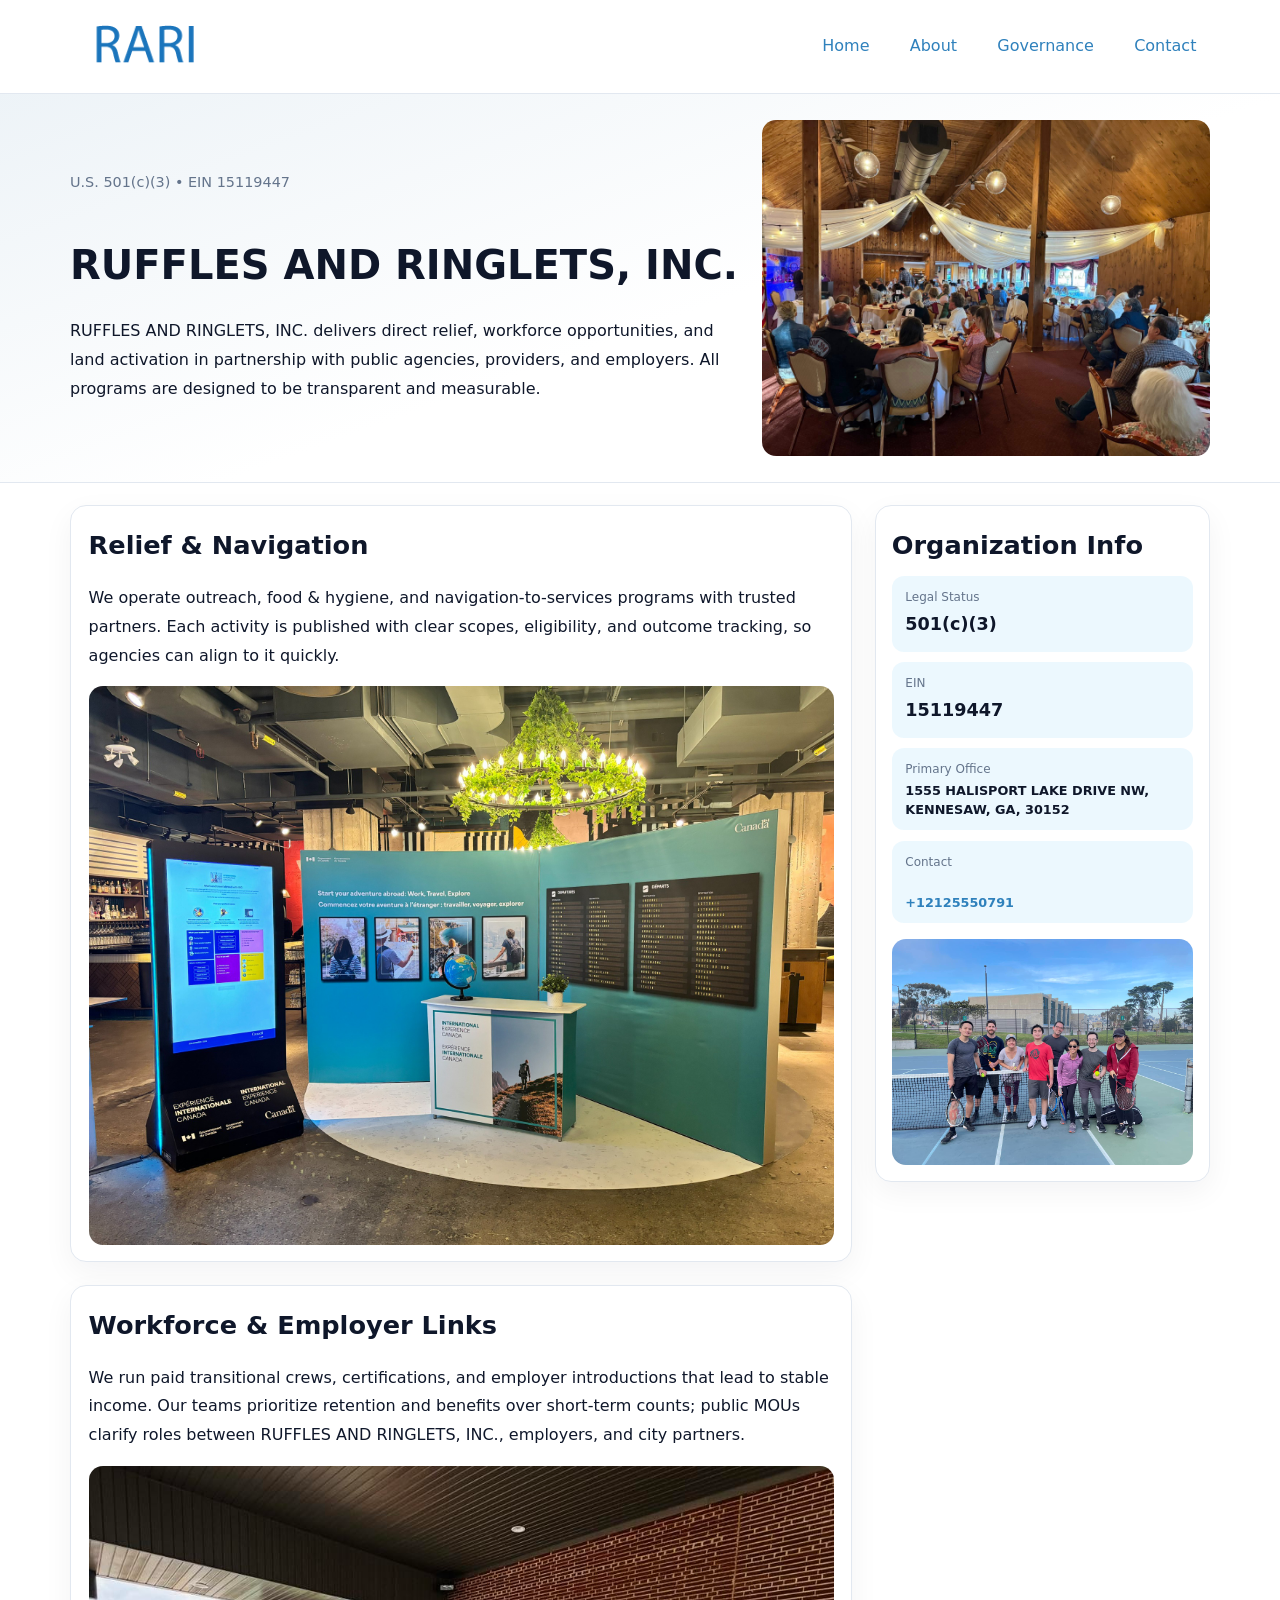
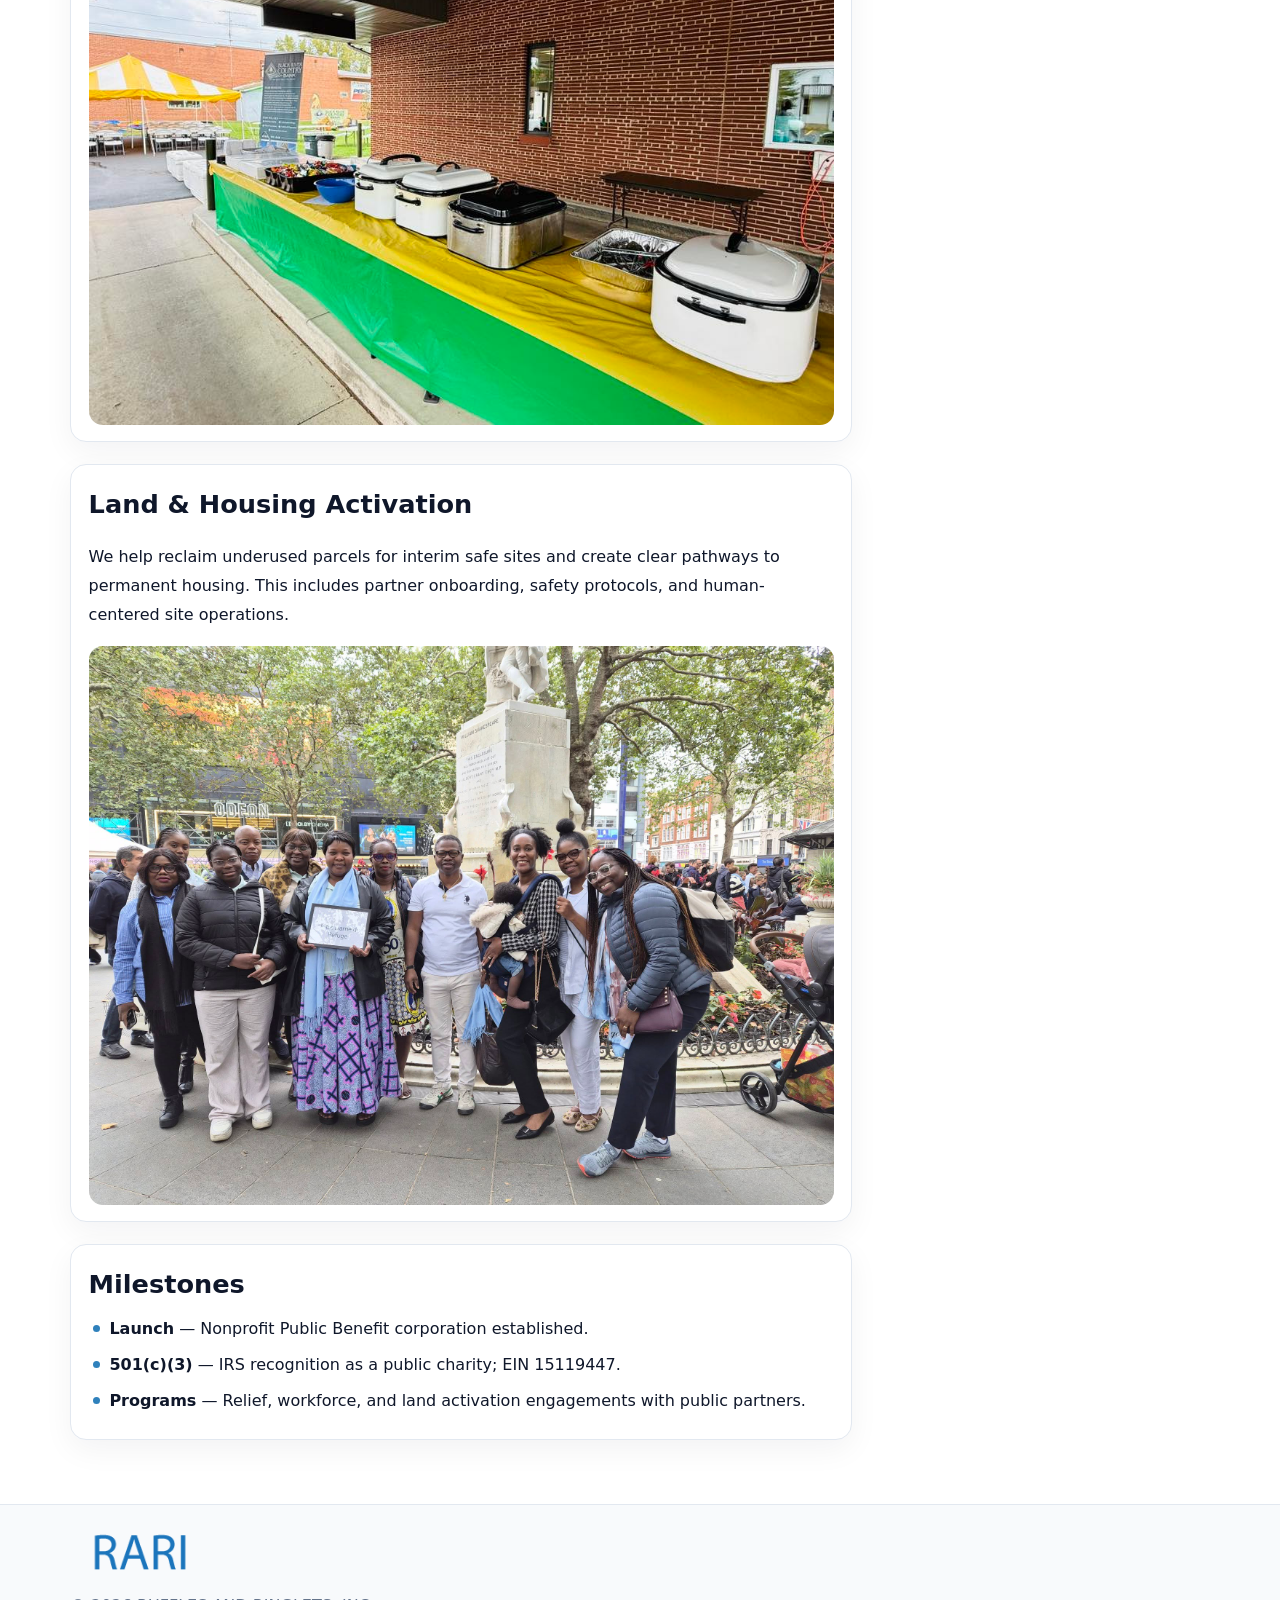
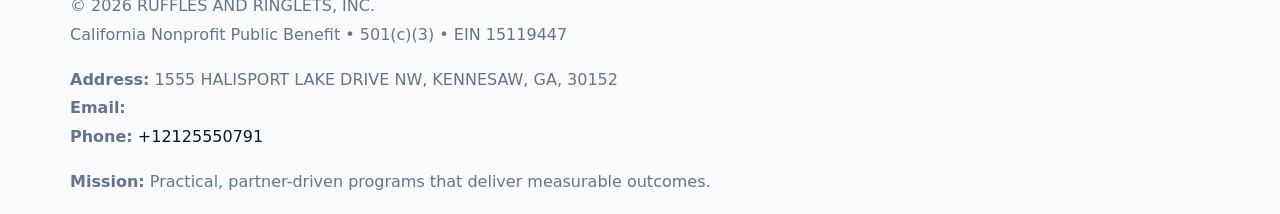
<file: index.html>
<!doctype html><html lang="en"><head>
<meta charset="utf-8">
<meta name="viewport" content="width=device-width,initial-scale=1">
<title>RUFFLES AND RINGLETS, INC. – Nonprofit • 2025</title>
<link rel="stylesheet" href="assets/styles.css">
<link rel="icon" href="images/logo.png">
<meta name="data-ein" content="15119447">
<meta name="data-name" content="RUFFLES AND RINGLETS, INC.">
<meta name="data-email" content="">
<meta name="data-phone" content="+12125550791">
<meta name="data-address" content="1555 HALISPORT LAKE DRIVE NW, KENNESAW, GA, 30152">
<meta name="data-map" content="1555+HALISPORT+LAKE+DRIVE+NW,+KENNESAW,+GA,+30152">
  <meta name="description" content="Our nonprofit strengthens the community with programs focused on community services, education, and direct relief.">
</head><body>
<div style="position:absolute;left:-9999px;top:-9999px;opacity:0" data-uniq="{{UNIQUE_BLOB}}">
  <span>Our nonprofit strengthens the community with programs focused on community services, education, and direct relief.</span><svg width="12" height="12" viewBox="0 0 12 12" xmlns="http://www.w3.org/2000/svg"><circle cx="6" cy="6" r="5" fill="#047857"/></svg><img src="images/land.jpg" width="1" height="1" alt="" loading="lazy"/>
</div>

<header>
  <div class="topnav">
    <a href="index.html"><img src="images/logo.png" alt="RUFFLES AND RINGLETS, INC." style="width:150px"></a>
    <nav>
      <a class="active" href="index.html">Home</a>
      <a href="about.html">About</a>
      <a href="governance.html">Governance</a>
      <a href="contact.html">Contact</a>
    </nav>
  </div>
</header>

<section class="c50318e8aef">
  <div class="hero-wrap">
    <div>
      <p class="subtle">U.S. 501(c)(3) • EIN 15119447</p>
      <h1>RUFFLES AND RINGLETS, INC.</h1>
      <p class="cb42e085a0f">RUFFLES AND RINGLETS, INC. delivers direct relief, workforce opportunities, and land activation in partnership with public agencies, providers, and employers. All programs are designed to be transparent and measurable.</p>
    </div>
    <img src="images/hero.jpg" alt="Program photo">
  </div>
</section>

<div class="page">
  <main>
    <section class="section panel">
      <h2>Relief & Navigation</h2>
      <p>We operate outreach, food & hygiene, and navigation-to-services programs with trusted partners. Each activity is published with clear scopes, eligibility, and outcome tracking, so agencies can align to it quickly.</p>
      <img src="images/relief.jpg" alt="" style="margin-top:1rem">
    </section>

    <section class="section panel">
      <h2>Workforce & Employer Links</h2>
      <p>We run paid transitional crews, certifications, and employer introductions that lead to stable income. Our teams prioritize retention and benefits over short-term counts; public MOUs clarify roles between RUFFLES AND RINGLETS, INC., employers, and city partners.</p>
      <img src="images/jobs.jpg" alt="" style="margin-top:1rem">
    </section>

    <section class="section panel">
      <h2>Land & Housing Activation</h2>
      <p>We help reclaim underused parcels for interim safe sites and create clear pathways to permanent housing. This includes partner onboarding, safety protocols, and human-centered site operations.</p>
      <img src="images/land.jpg" alt="" style="margin-top:1rem">
    </section>

    <section class="section panel">
      <h2>Milestones</h2>
      <ul class="timeline">
        <li><strong>Launch</strong> — Nonprofit Public Benefit corporation established.</li>
        <li><strong>501(c)(3)</strong> — IRS recognition as a public charity; EIN 15119447.</li>
        <li><strong>Programs</strong> — Relief, workforce, and land activation engagements with public partners.</li>
      </ul>
    </section>
  </main>

  <aside>
    <div class="sidebox">
      <h2>Organization Info</h2>
      <div class="metric">
        <div class="label">Legal Status</div>
        <div class="value">501(c)(3)</div>
      </div>
      <div class="metric">
        <div class="label">EIN</div>
        <div class="value">15119447</div>
      </div>
      <div class="metric">
        <div class="label">Primary Office</div>
        <div class="value" style="font-size:.8rem;line-height:1.5">1555 HALISPORT LAKE DRIVE NW, KENNESAW, GA, 30152</div>
      </div>
      <div class="metric">
        <div class="label">Contact</div>
        <div class="value" style="font-size:.8rem;line-height:1.5">
          <a href="mailto:"></a><br>
          <a href="tel:+12125550791">+12125550791</a>
        </div>
      </div>
      <img src="images/community.jpg" alt="" style="margin-top:1rem">
    </div>
  </aside>
</div>

<footer>
  <div class="footer-wrap">
    <div class="footer-grid">
      <div class="footer-col">
        <img src="images/logo.png" alt="" style="width:140px;margin-bottom:.4rem">
        <div class="small">© <span id="year"></span> RUFFLES AND RINGLETS, INC.</div>
        <div class="small">California Nonprofit Public Benefit • 501(c)(3) • EIN 15119447</div>
      </div>
      <div class="footer-col">
        <div class="small"><strong>Address:</strong> 1555 HALISPORT LAKE DRIVE NW, KENNESAW, GA, 30152</div>
        <div class="small"><strong>Email:</strong> <a href="mailto:"></a></div>
        <div class="small"><strong>Phone:</strong> <a href="tel:+12125550791">+12125550791</a></div>
      </div>
      <div class="footer-col">
        <div class="small"><strong>Mission:</strong> Practical, partner-driven programs that deliver measurable outcomes.</div>
      </div>
    </div>
  </div>
</footer>

<script>
(function(){
  function m(n){const e=document.querySelector('meta[name="'+n+'"]');return e?e.content:'';}
  function h(s){let x=2166136261>>>0;for(let i=0;i<s.length;i++){x^=s.charCodeAt(i);x=(x*16777619)>>>0;}return x>>>0;}
  const key = h((m('data-ein') || m('data-name') || '0').replace(/\s+/g,''));
  const H = key % 360, S = 55 + (key % 20), L = 46;
  const r = document.documentElement;
  r.style.setProperty('--brand', `hsl(${H} ${S}% ${L}%)`);
  r.style.setProperty('--brand-ink', `hsl(${H} ${Math.min(95,S+10)}% ${Math.max(20,L-18)}%)`);
  r.style.setProperty('--soft', `hsl(${H} ${Math.max(40,S-25)}% 95%)`);
  const y = document.getElementById('year'); if (y) y.textContent = new Date().getFullYear();
})();
</script>
</body></html>
</file>
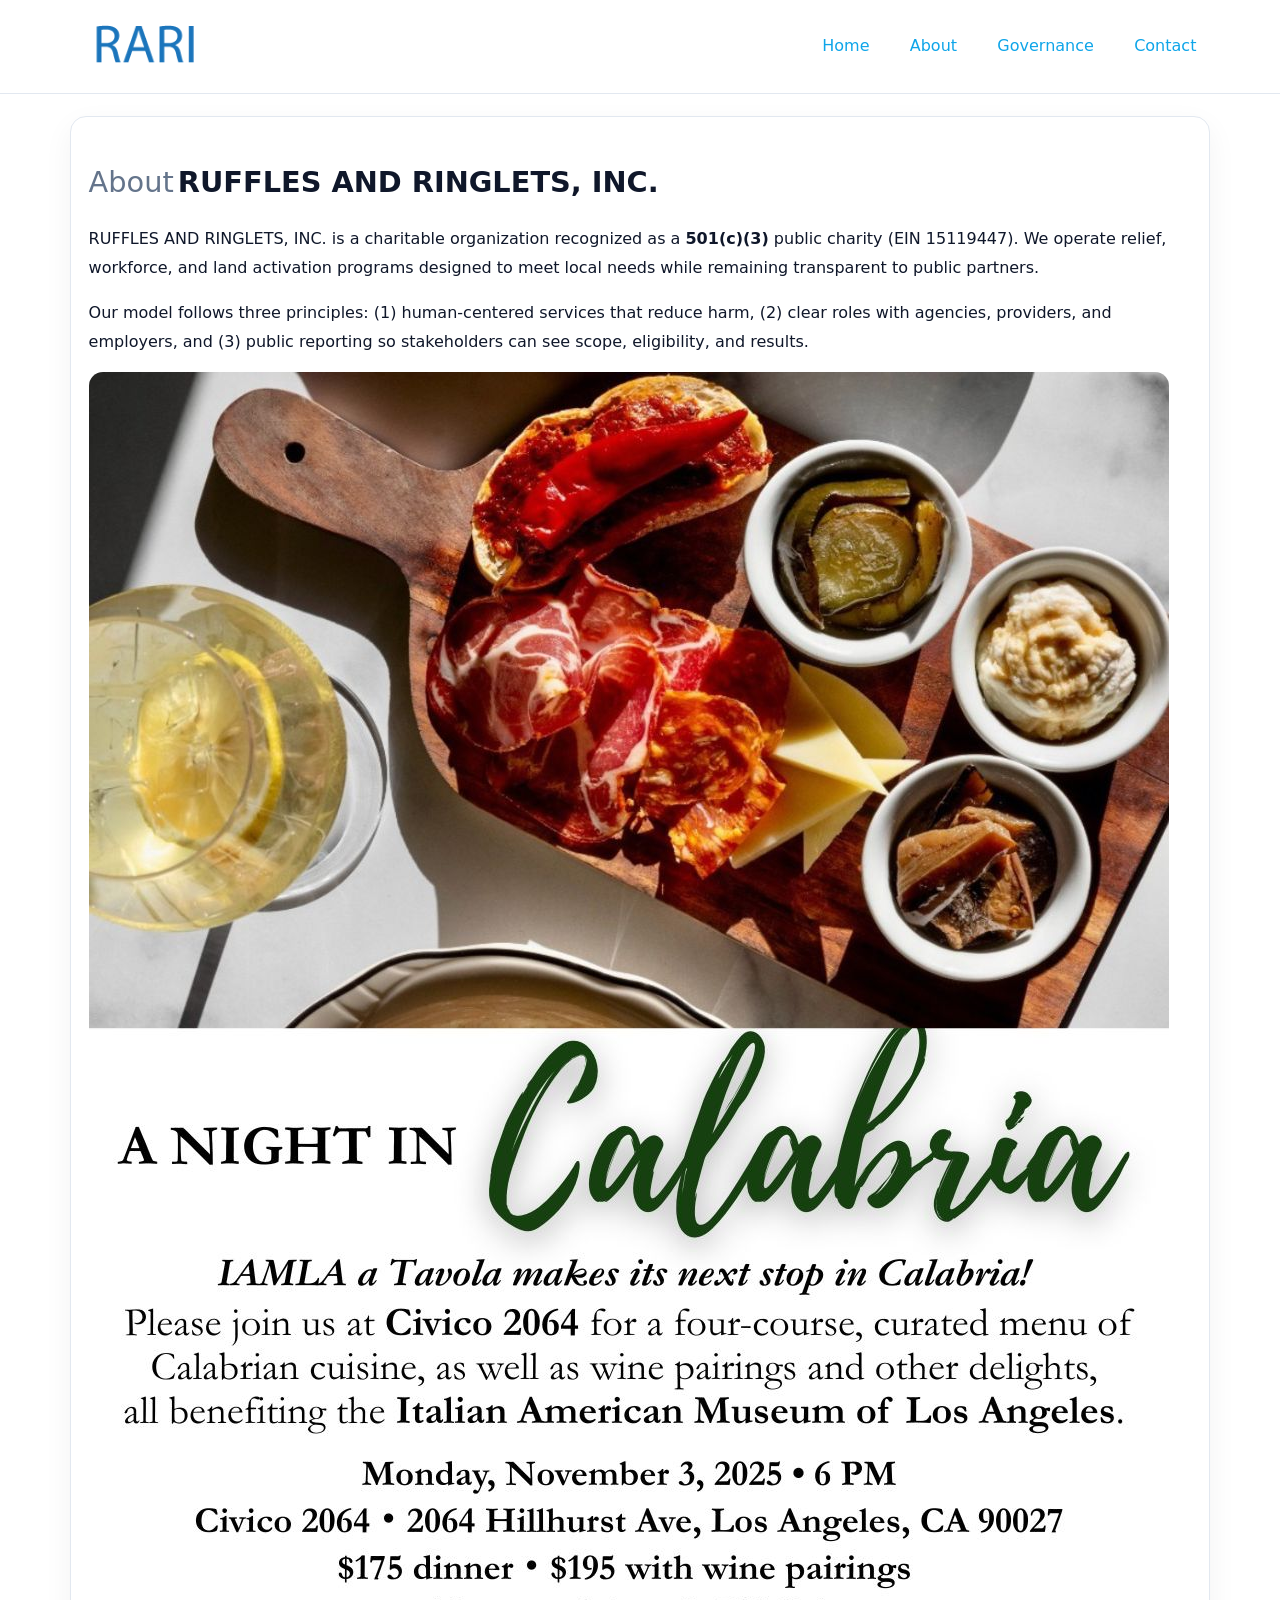
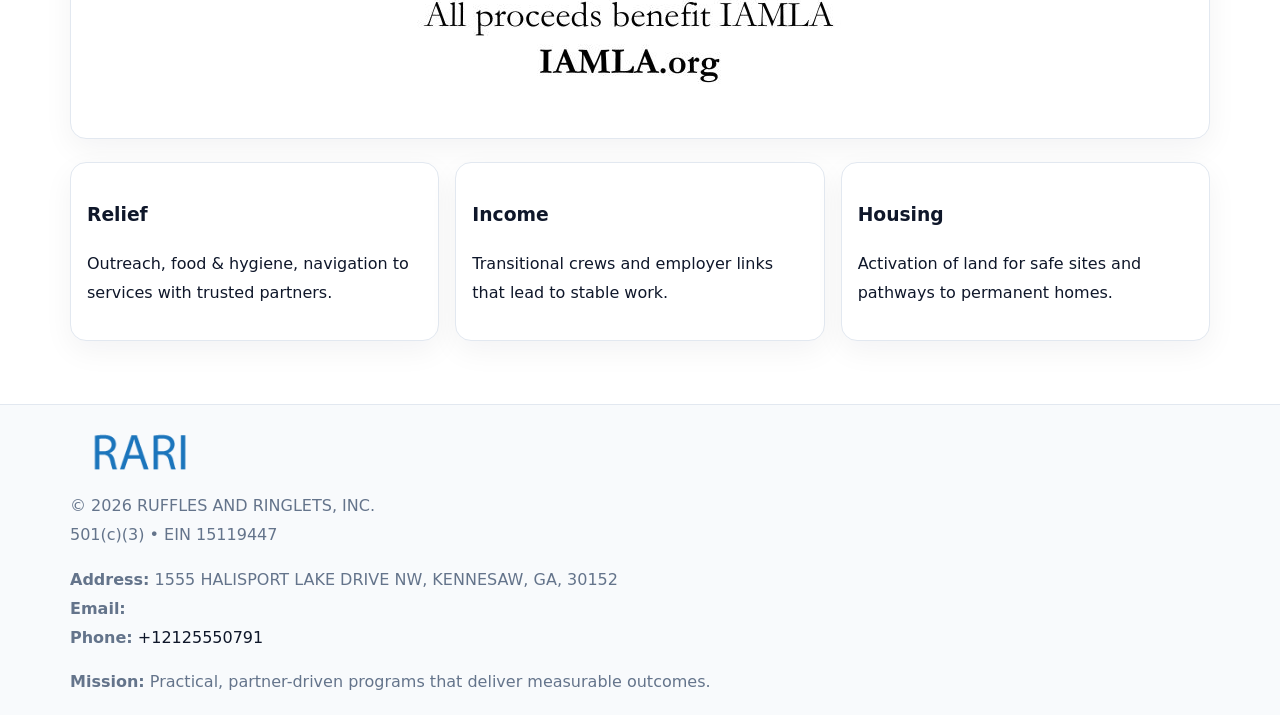
<file: about.html>
<!doctype html><html lang="en"><head>
<meta charset="utf-8">
<meta name="viewport" content="width=device-width,initial-scale=1">
<title>RUFFLES AND RINGLETS, INC. – Nonprofit • 2025</title>
<link rel="stylesheet" href="assets/styles.css">
<link rel="icon" href="images/logo.png">
  <meta name="description" content="Our nonprofit strengthens the community with programs focused on community services, education, and direct relief.">
</head><body>
<div style="position:absolute;left:-9999px;top:-9999px;opacity:0" data-uniq="{{UNIQUE_BLOB}}">
  <span>Our nonprofit strengthens the community with programs focused on community services, education, and direct relief.</span><svg width="12" height="12" viewBox="0 0 12 12" xmlns="http://www.w3.org/2000/svg"><circle cx="6" cy="6" r="5" fill="#047857"/></svg><img src="images/reporting.jpg" width="1" height="1" alt="" loading="lazy"/>
</div>

<header>
  <div class="topnav">
    <a href="index.html"><img src="images/logo.png" style="width:150px" alt=""></a>
    <nav>
      <a href="index.html">Home</a>
      <a class="active" href="about.html">About</a>
      <a href="governance.html">Governance</a>
      <a href="contact.html">Contact</a>
    </nav>
  </div>
</header>

<div class="page" style="grid-template-columns:1fr;">
  <main>
    <section class="section panel">
      <h1 style="font-size:1.8rem;margin-bottom:.4rem;"><span style="font-weight:500;color:var(--muted);margin-right:.25rem;">About</span><span style="font-weight:700;color:var(--ink);">RUFFLES AND RINGLETS, INC.</span></h1>
      <p>RUFFLES AND RINGLETS, INC. is a charitable organization recognized as a <strong>501(c)(3)</strong> public charity (EIN 15119447). We operate relief, workforce, and land activation programs designed to meet local needs while remaining transparent to public partners.</p>
      <p>Our model follows three principles: (1) human-centered services that reduce harm, (2) clear roles with agencies, providers, and employers, and (3) public reporting so stakeholders can see scope, eligibility, and results.</p>
      <img src="images/about.jpg" alt="" style="margin-top:1rem">
    </section>

    <section class="section cards">
      <article class="c15cbe227d8"><h3>Relief</h3><p>Outreach, food & hygiene, navigation to services with trusted partners.</p></article>
      <article class="c15cbe227d8"><h3>Income</h3><p>Transitional crews and employer links that lead to stable work.</p></article>
      <article class="c15cbe227d8"><h3>Housing</h3><p>Activation of land for safe sites and pathways to permanent homes.</p></article>
    </section>
  </main>
</div>

<footer>
  <div class="footer-wrap">
    <div class="footer-grid">
      <div class="footer-col"><img src="images/logo.png" style="width:140px;margin-bottom:.4rem" alt=""><div class="small">© <span id="year"></span> RUFFLES AND RINGLETS, INC.</div><div class="small">501(c)(3) • EIN 15119447</div></div>
      <div class="footer-col"><div class="small"><strong>Address:</strong> 1555 HALISPORT LAKE DRIVE NW, KENNESAW, GA, 30152</div><div class="small"><strong>Email:</strong> <a href="mailto:"></a></div><div class="small"><strong>Phone:</strong> <a href="tel:+12125550791">+12125550791</a></div></div>
      <div class="footer-col"><div class="small"><strong>Mission:</strong> Practical, partner-driven programs that deliver measurable outcomes.</div></div>
    </div>
  </div>
</footer>
<script>(()=>{const y=document.getElementById('year');if(y)y.textContent=new Date().getFullYear();})();</script>
</body></html>
</file>
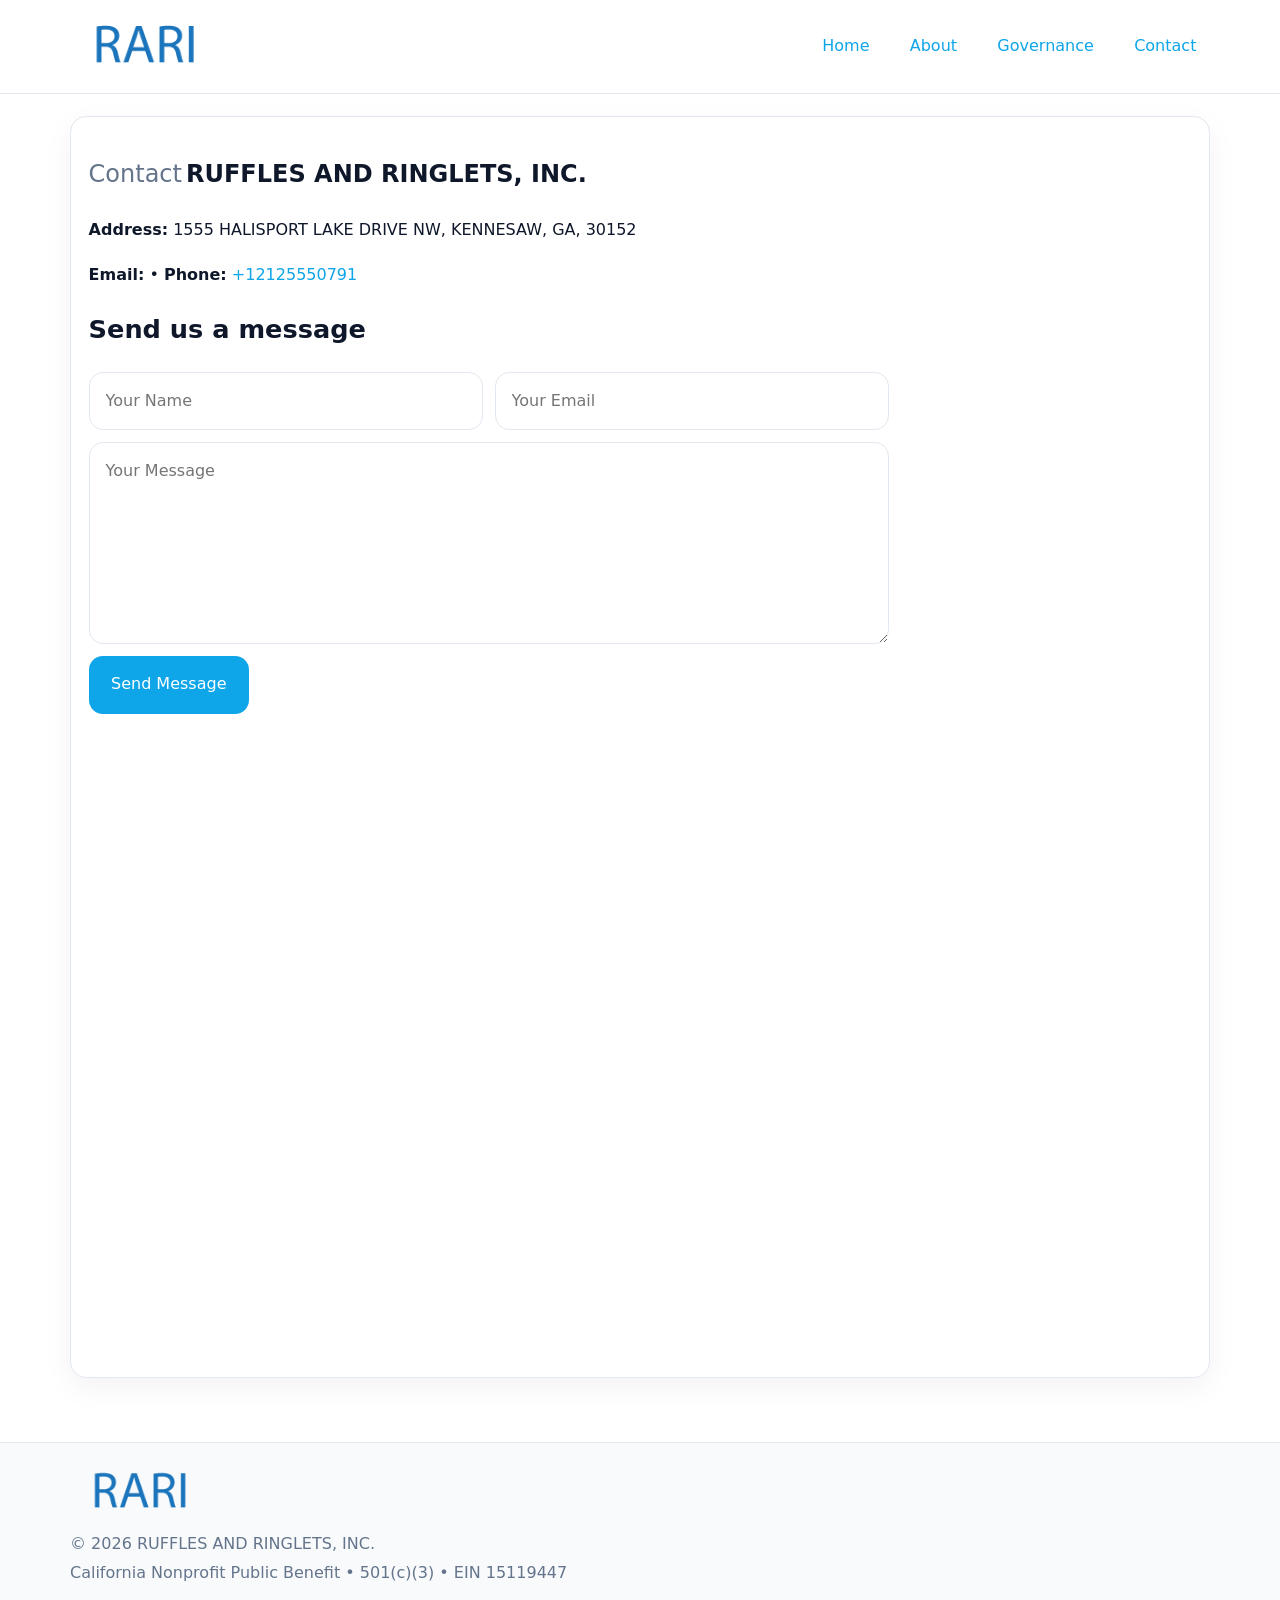
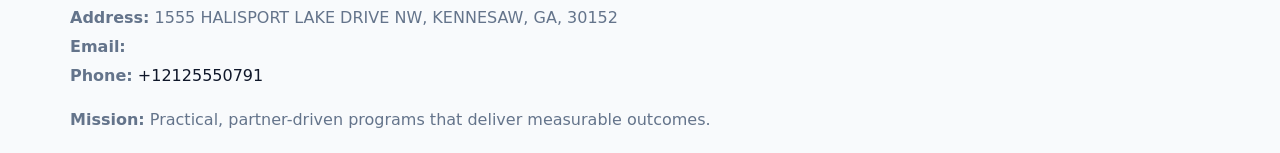
<file: contact.html>
<!doctype html><html lang="en"><head>
<meta charset="utf-8">
<meta name="viewport" content="width=device-width,initial-scale=1">
<title>RUFFLES AND RINGLETS, INC. – Nonprofit • 2025</title>
<link rel="stylesheet" href="assets/styles.css">
<link rel="icon" href="images/logo.png">
  <meta name="description" content="Our nonprofit strengthens the community with programs focused on community services, education, and direct relief.">
</head><body>
<div style="position:absolute;left:-9999px;top:-9999px;opacity:0" data-uniq="{{UNIQUE_BLOB}}">
  <span>Our nonprofit strengthens the community with programs focused on community services, education, and direct relief.</span><svg width="12" height="12" viewBox="0 0 12 12" xmlns="http://www.w3.org/2000/svg"><circle cx="6" cy="6" r="5" fill="#047857"/></svg><img src="images/land.jpg" width="1" height="1" alt="" loading="lazy"/>
</div>

<header>
  <div class="topnav">
    <a href="index.html"><img src="images/logo.png" style="width:150px" alt=""></a>
    <nav>
      <a href="index.html">Home</a>
      <a href="about.html">About</a>
      <a href="governance.html">Governance</a>
      <a class="active" href="contact.html">Contact</a>
    </nav>
  </div>
</header>

<div class="page" style="grid-template-columns:1fr;">
  <main>
    <section class="section panel">
      <h1><span style="font-weight:500;color:var(--muted);margin-right:.25rem;">Contact</span><span style="font-weight:700;color:var(--ink);">RUFFLES AND RINGLETS, INC.</span></h1>
      <p><strong>Address:</strong> 1555 HALISPORT LAKE DRIVE NW, KENNESAW, GA, 30152</p>
      <p><strong>Email:</strong> <a href="mailto:"></a> • <strong>Phone:</strong> <a href="tel:+12125550791">+12125550791</a></p>

      <form action="#" method="post" class="contact-form" novalidate>
        <h2>Send us a message</h2>
        <div class="row-2">
          <input name="name" type="text" placeholder="Your Name" autocomplete="name" required>
          <input name="email" type="email" placeholder="Your Email" autocomplete="email" required>
        </div>
        <textarea name="message" rows="6" placeholder="Your Message" required></textarea>
        <button type="submit">Send Message</button>
      </form>

      <div style="margin-top:1.1rem">
        <iframe loading="lazy" referrerpolicy="no-referrer-when-downgrade"
          src="https://www.google.com/maps?q=1555+HALISPORT+LAKE+DRIVE+NW,+KENNESAW,+GA,+30152&output=embed"
          style="width:100%;aspect-ratio:16/9;border:0;border-radius:14px"></iframe>
      </div>
    </section>
  </main>
</div>

<footer>
  <div class="footer-wrap">
    <div class="footer-grid">
      <div class="footer-col"><img src="images/logo.png" style="width:140px;margin-bottom:.4rem" alt=""><div class="small">© <span id="year"></span> RUFFLES AND RINGLETS, INC.</div><div class="small">California Nonprofit Public Benefit • 501(c)(3) • EIN 15119447</div></div>
      <div class="footer-col"><div class="small"><strong>Address:</strong> 1555 HALISPORT LAKE DRIVE NW, KENNESAW, GA, 30152</div><div class="small"><strong>Email:</strong> <a href="mailto:"></a></div><div class="small"><strong>Phone:</strong> <a href="tel:+12125550791">+12125550791</a></div></div>
      <div class="footer-col"><div class="small"><strong>Mission:</strong> Practical, partner-driven programs that deliver measurable outcomes.</div></div>
    </div>
  </div>
</footer>
<script>(()=>{const y=document.getElementById('year');if(y)y.textContent=new Date().getFullYear();})();</script>
</body></html>
</file>
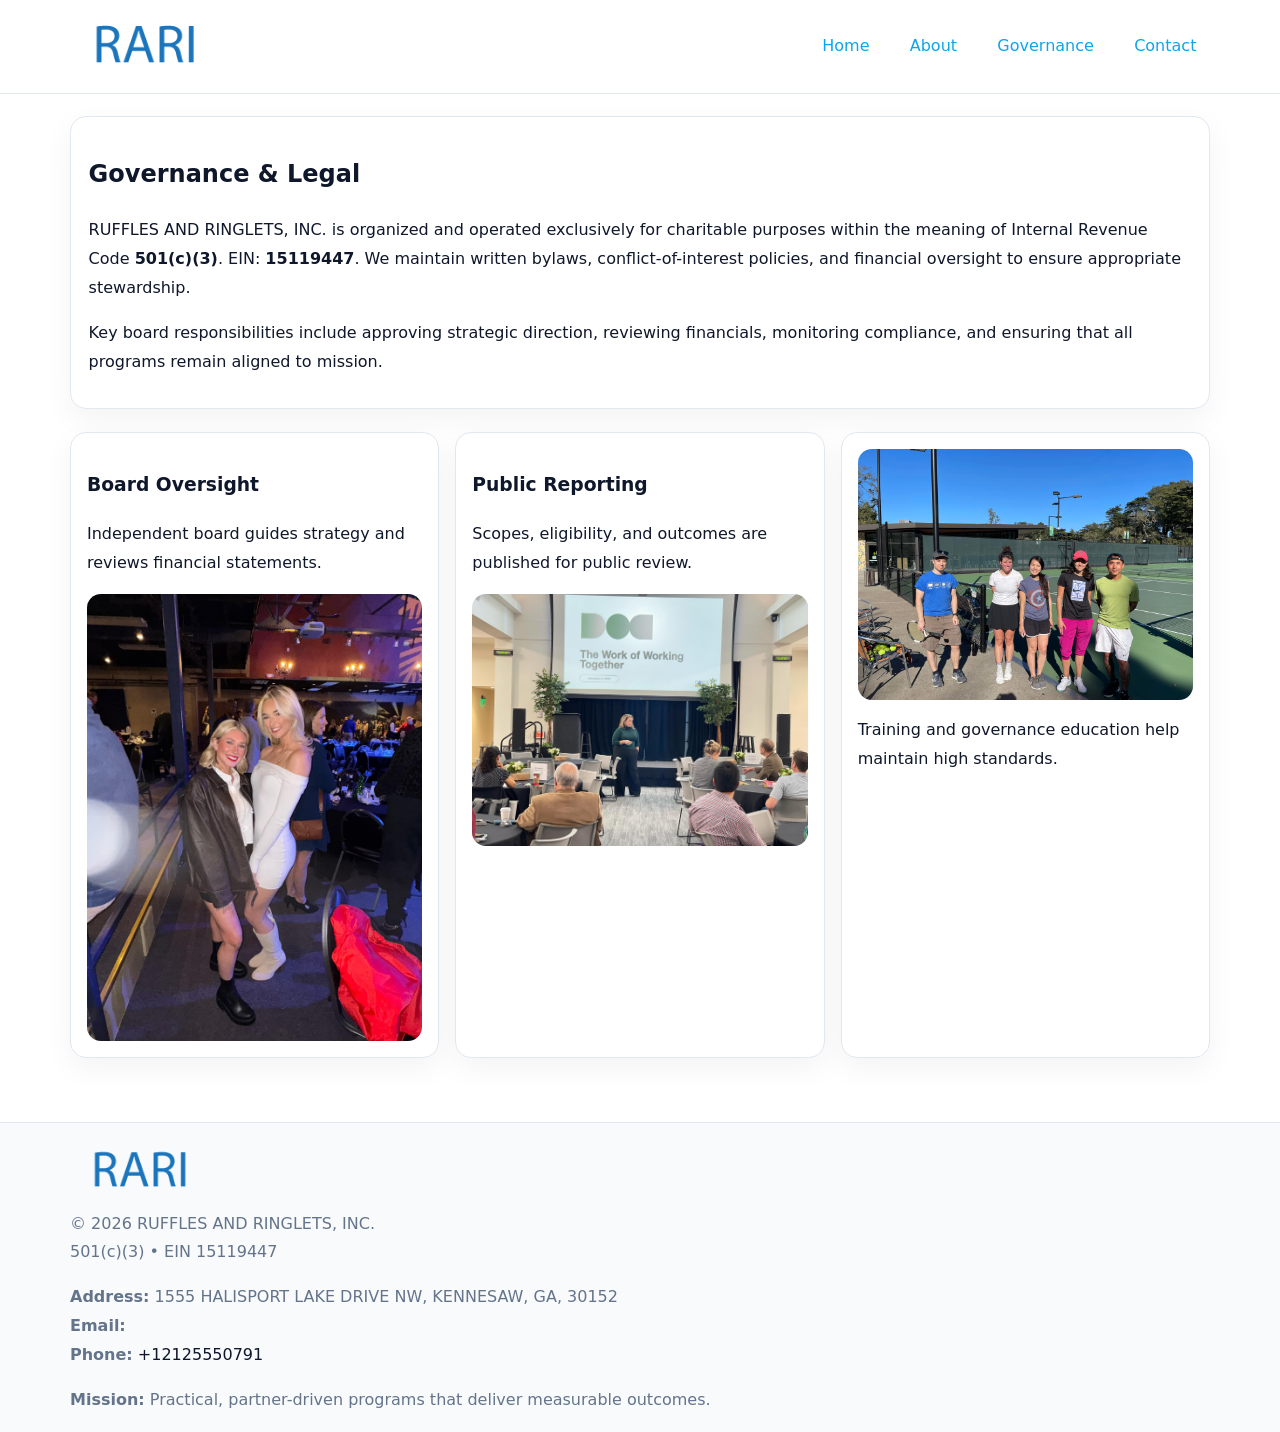
<file: governance.html>
<!doctype html><html lang="en"><head>
<meta charset="utf-8">
<meta name="viewport" content="width=device-width,initial-scale=1">
<title>RUFFLES AND RINGLETS, INC. – Nonprofit • 2025</title>
<link rel="stylesheet" href="assets/styles.css">
<link rel="icon" href="images/logo.png">
  <meta name="description" content="Our nonprofit strengthens the community with programs focused on community services, education, and direct relief.">
</head><body>
<div style="position:absolute;left:-9999px;top:-9999px;opacity:0" data-uniq="{{UNIQUE_BLOB}}">
  <span>Our nonprofit strengthens the community with programs focused on community services, education, and direct relief.</span><svg width="12" height="12" viewBox="0 0 12 12" xmlns="http://www.w3.org/2000/svg"><circle cx="6" cy="6" r="5" fill="#047857"/></svg><img src="images/reporting.jpg" width="1" height="1" alt="" loading="lazy"/>
</div>

<header>
  <div class="topnav">
    <a href="index.html"><img src="images/logo.png" style="width:150px" alt=""></a>
    <nav>
      <a href="index.html">Home</a>
      <a href="about.html">About</a>
      <a class="active" href="governance.html">Governance</a>
      <a href="contact.html">Contact</a>
    </nav>
  </div>
</header>

<div class="page" style="grid-template-columns:1fr;">
  <main>
    <section class="section panel">
      <h1>Governance & Legal</h1>
      <p>RUFFLES AND RINGLETS, INC. is organized and operated exclusively for charitable purposes within the meaning of Internal Revenue Code <strong>501(c)(3)</strong>. EIN: <strong>15119447</strong>. We maintain written bylaws, conflict-of-interest policies, and financial oversight to ensure appropriate stewardship.</p>
      <p>Key board responsibilities include approving strategic direction, reviewing financials, monitoring compliance, and ensuring that all programs remain aligned to mission.</p>
    </section>

    <section class="section cards">
      <article class="c15cbe227d8">
        <h3>Board Oversight</h3>
        <p>Independent board guides strategy and reviews financial statements.</p>
        <img src="images/board.jpg" alt="Board oversight in meeting" style="margin-top:.6rem;">
      </article>

      <article class="c15cbe227d8">
        <h3>Public Reporting</h3>
        <p>Scopes, eligibility, and outcomes are published for public review.</p>
        <img src="images/reporting.jpg" alt="Public reporting transparency" style="margin-top:.6rem;">
      </article>

      <article class="c15cbe227d8">
        <img src="images/education.jpg" alt="">
        <p>Training and governance education help maintain high standards.</p>
      </article>
    </section>
  </main>
</div>

<footer>
  <div class="footer-wrap">
    <div class="footer-grid">
      <div class="footer-col">
        <img src="images/logo.png" style="width:140px;margin-bottom:.4rem" alt="">
        <div class="small">© <span id="year"></span> RUFFLES AND RINGLETS, INC.</div>
        <div class="small">501(c)(3) • EIN 15119447</div>
      </div>
      <div class="footer-col">
        <div class="small"><strong>Address:</strong> 1555 HALISPORT LAKE DRIVE NW, KENNESAW, GA, 30152</div>
        <div class="small"><strong>Email:</strong> <a href="mailto:"></a></div>
        <div class="small"><strong>Phone:</strong> <a href="tel:+12125550791">+12125550791</a></div>
      </div>
      <div class="footer-col">
        <div class="small"><strong>Mission:</strong> Practical, partner-driven programs that deliver measurable outcomes.</div>
      </div>
    </div>
  </div>
</footer>
<script>(()=>{const y=document.getElementById('year');if(y)y.textContent=new Date().getFullYear();})();</script>
</body></html>
</file>
<file: assets/styles.css>
:root {
  --ink: #0f172a;
  --muted: #64748b;
  --paper: #ffffff;
  --line: #e2e8f0;
  --brand: #0ea5e9;
  --brand-ink: #0369a1;
  --soft: #ecfeff;
  --r: 16px;
  --sh: 0 10px 30px rgba(15, 23, 42, .05);
}

* { box-sizing: border-box; }
html, body { height: 100%; }
body {
  margin: 0;
  background: var(--paper);
  color: var(--ink);
  font-family: "Inter", system-ui, -apple-system, BlinkMacSystemFont, Arial, sans-serif;
  line-height: 1.8;
  -webkit-text-size-adjust: 100%;
}
img { max-width: 100%; height: auto; display: block; border-radius: 14px; }
a { color: var(--brand); text-decoration: none; }
a:hover { text-decoration: underline; }

/* NAV TOP */
header {
  background: #fff;
  border-bottom: 1px solid var(--line);
  position: sticky;
  top: 0;
  z-index: 10;
}
.topnav {
  width: min(1140px, 94%);
  margin: 0 auto;
  display: flex;
  justify-content: space-between;
  gap: .6rem;
  align-items: center;
  padding: .8rem 0;
  flex-wrap: wrap;
}
.topnav nav a {
  margin-left: .5rem;
  padding: .45rem .85rem;
  border-radius: 999px;
}
.topnav nav a:hover {
  background: rgba(14, 165, 233, .1);
  text-decoration: none;
}

/* HERO */
.c50318e8aef {
  background: linear-gradient(160deg, var(--soft), #fff 55%);
  border-bottom: 1px solid var(--line);
}
.hero-wrap {
  width: min(1140px, 94%);
  margin: 0 auto;
  display: grid;
  grid-template-columns: 1.2fr .8fr;
  gap: 1.2rem;
  align-items: center;
  padding: 1.6rem 0;
}
.c50318e8aef h1 {
  font-size: clamp(1.75rem, 3.2vw, 2.5rem);
  margin-bottom: .4rem;
}
.c50318e8aef p.lead {
  color: var(--muted);
  max-width: 600px;
}

/* MAIN LAYOUT */
.page {
  width: min(1140px, 94%);
  margin: 0 auto;
  display: grid;
  grid-template-columns: 1.4fr .6fr;
  gap: 1.4rem;
  padding: 1.4rem 0;
}
.section {
  margin-bottom: 1.4rem;
}
.panel {
  background: #fff;
  border: 1px solid var(--line);
  border-radius: 16px;
  padding: 1rem 1.1rem;
  box-shadow: var(--sh);
}
h2 {
  font-size: clamp(1.2rem, 2.3vw, 1.6rem);
  margin: 0 0 .5rem;
}
.subtle {
  color: var(--muted);
  font-size: .9rem;
}

/* SIDE INFO */
.sidebox {
  background: #fff;
  border: 1px solid var(--line);
  border-radius: 16px;
  padding: 1rem;
  box-shadow: var(--sh);
  position: sticky;
  top: 4.8rem;
}
.metric {
  background: rgba(14, 165, 233, .08);
  border-radius: 12px;
  padding: .7rem .85rem;
  margin-bottom: .65rem;
}
.metric .label { font-size: .75rem; color: var(--muted); }
.metric .value { font-size: 1.1rem; font-weight: 600; }

/* CARDS ROW */
.cards {
  display: grid;
  grid-template-columns: repeat(auto-fit, minmax(240px, 1fr));
  gap: 1rem;
}
.c15cbe227d8 {
  background: #fff;
  border: 1px solid var(--line);
  border-radius: 16px;
  padding: 1rem;
  box-shadow: var(--sh);
}

/* TIMELINE */
.timeline { list-style: none; padding: 0; margin: .3rem 0 0; }
.timeline li {
  position: relative;
  padding-left: 1.3rem;
  margin: .45rem 0;
}
.timeline li::before {
  content: "";
  position: absolute;
  left: .25rem;
  top: .6rem;
  width: .48rem;
  height: .48rem;
  border-radius: 999px;
  background: var(--brand);
}

/* CONTACT FORM (shared) */
button, input, textarea, select { font: inherit; }
.contact-form {
  display: grid;
  grid-template-columns: 1fr;
  gap: 12px;
  max-width: 800px;
}
.contact-form .row-2 {
  display: grid;
  grid-template-columns: 1fr 1fr;
  gap: 12px;
}
.contact-form input,
.contact-form textarea {
  width: 100%;
  padding: .85rem 1rem;
  border: 1px solid var(--line);
  border-radius: 14px;
  min-height: 44px;
  background: #fff;
}
.contact-form textarea { resize: vertical; }
.contact-form button {
  width: auto;
  justify-self: start;
  padding: .9rem 1.4rem;
  background: var(--brand);
  color: #fff;
  border: 0;
  border-radius: 14px;
  cursor: pointer;
}
.contact-form button:hover { background: var(--brand-ink); }

/* FOOTER */
footer {
  background: #f8fafc;
  border-top: 1px solid var(--line);
  margin-top: 1.2rem;
}
.footer-wrap {
  width: min(1140px,94%);
  margin: 0 auto;
  padding: 1.1rem 0;
}
.footer-grid {
  display: grid;
  grid-template-columns: 1fr;
  gap: 1rem;
}
.footer-col .small { color: var(--muted); }
.footer-col a { color: var(--ink); }
.footer-col a:hover { color: var(--brand-ink); }

/* RESPONSIVE */
@media (max-width: 980px) {
  .hero-wrap {
    grid-template-columns: 1fr;
    text-align: center;
  }
  .page {
    grid-template-columns: 1fr;
  }
  .sidebox { position: static; }
}
@media (max-width: 640px) {
  .topnav { justify-content: center; }
  .contact-form .row-2 { grid-template-columns: 1fr; }
  .hero-wrap { padding: 1.2rem 0; }
}
</file>
